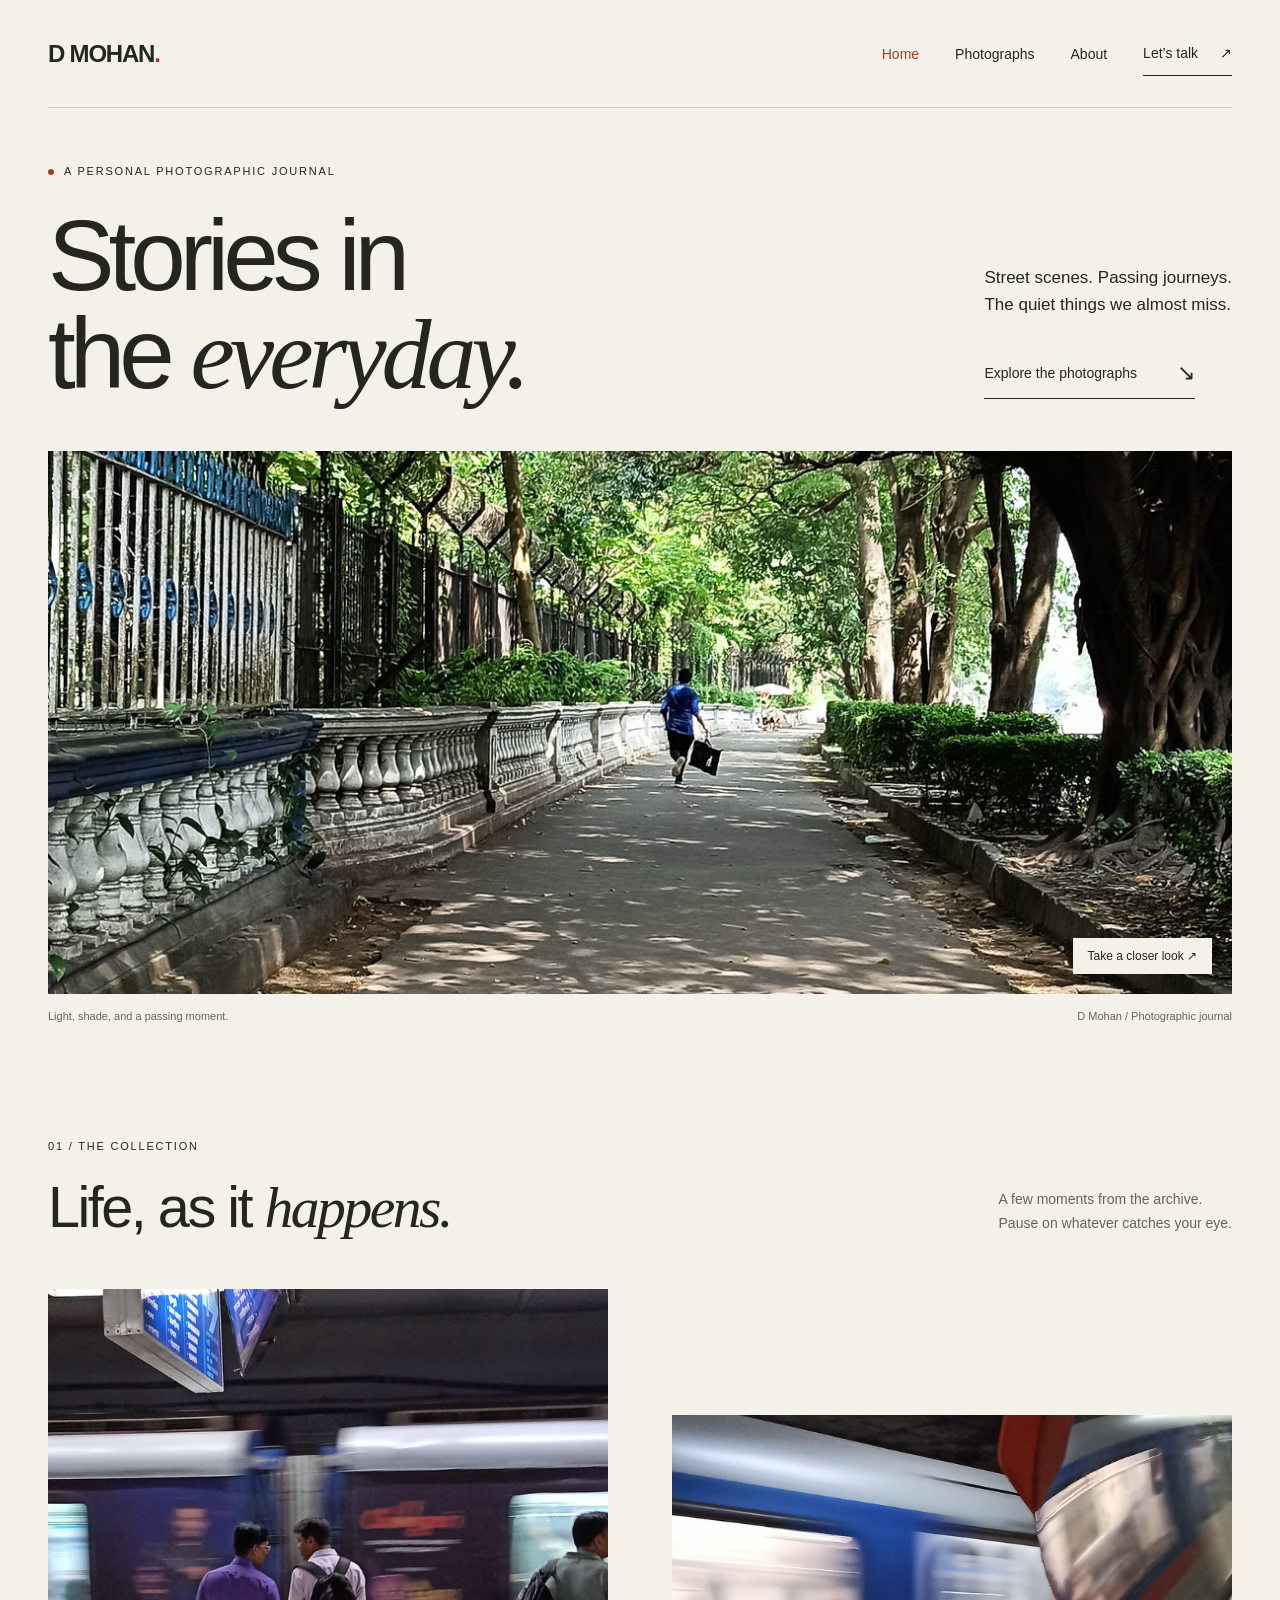
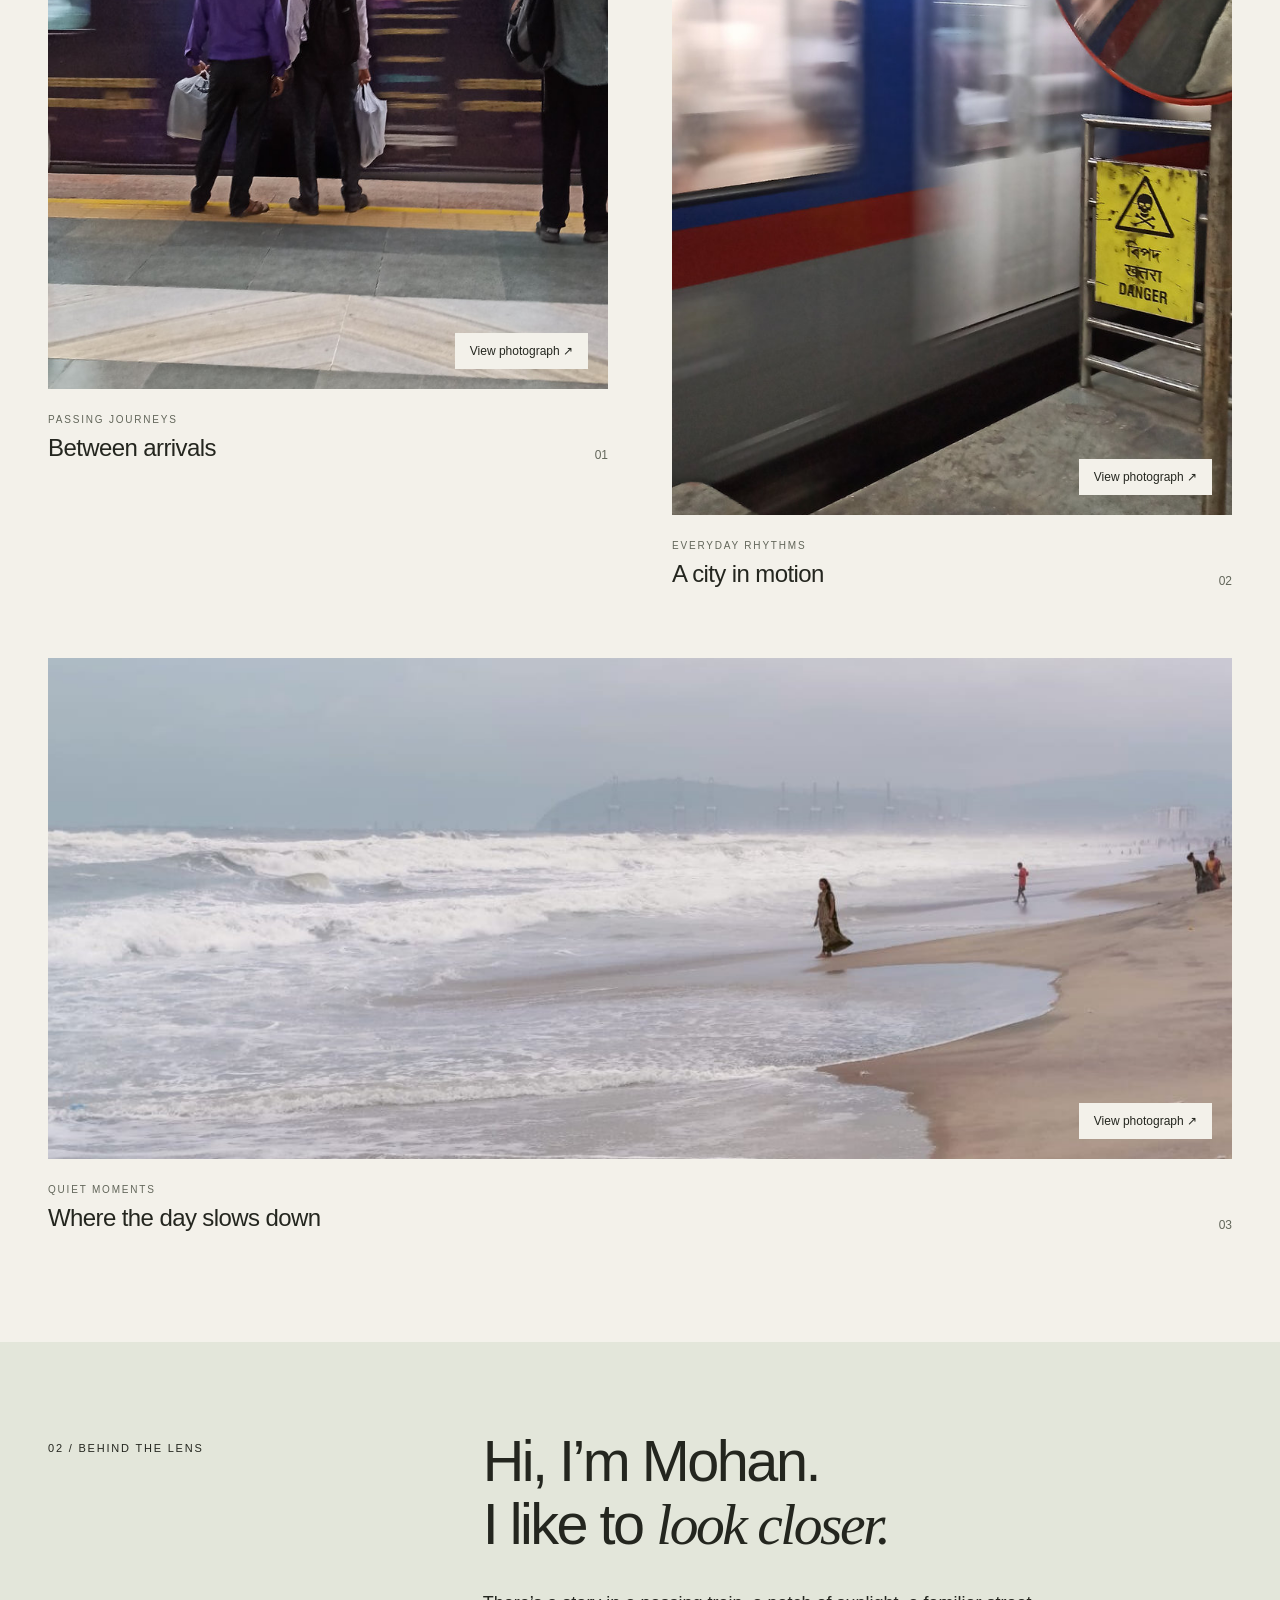
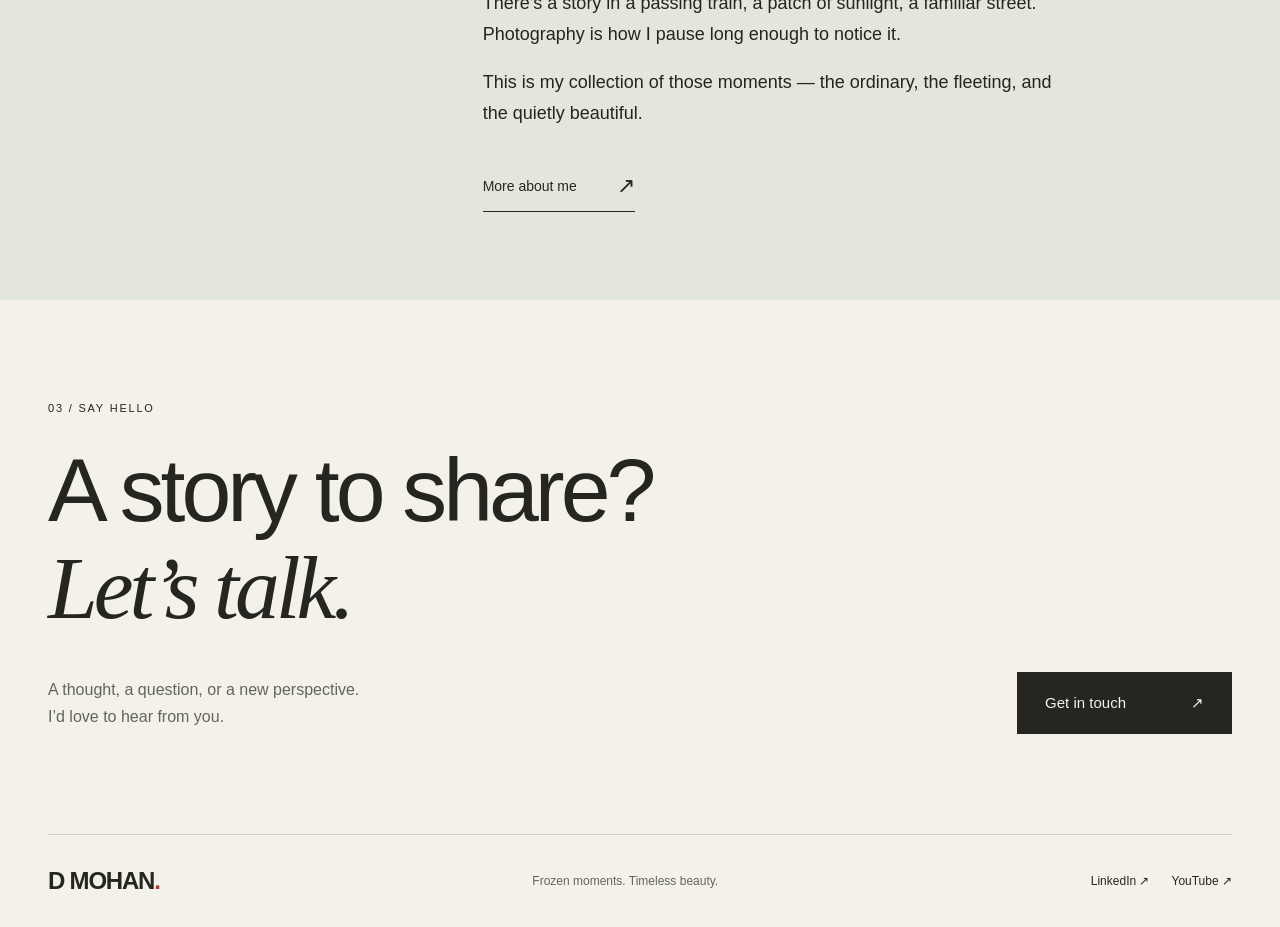
<file: index.html>
<!doctype html>
<html lang="en">
<head>
  <meta charset="utf-8">
  <meta name="viewport" content="width=device-width, initial-scale=1">
  <title>D Mohan — Stories in the everyday</title>
  <meta name="description" content="Photographs by D Mohan. Explore street scenes, passing journeys, and quiet moments through a personal photographic journal.">
  <link rel="icon" href="assets/favicon.svg" type="image/svg+xml">
  <link rel="stylesheet" href="styles.css">
  <script src="script.js" defer></script>
</head>
<body>
  <a class="skip" href="#main">Skip to content</a>
  <header class="header wrap">
    <a class="wordmark" href="index.html" aria-label="D Mohan home">D MOHAN<span class="brand-dot">.</span></a>
    <nav aria-label="Main navigation">
      <a href="index.html" aria-current="page">Home</a>
      <a href="#photographs">Photographs</a>
      <a href="about.html">About</a>
      <a class="contact-link" href="contact.html">Let’s talk <span aria-hidden="true">↗</span></a>
    </nav>
  </header>
  <main id="main">
    <section class="hero wrap" aria-labelledby="hero-title">
      <div class="eyebrow"><span class="small-dot" aria-hidden="true"></span> A personal photographic journal</div>
      <div class="hero-heading">
        <h1 id="hero-title">Stories in<br>the <em>everyday.</em></h1>
        <div class="hero-intro"><p>Street scenes. Passing journeys.<br>The quiet things we almost miss.</p><a class="text-link" href="#photographs">Explore the photographs <span aria-hidden="true">↘</span></a></div>
      </div>
      <figure class="hero-photo">
        <a href="assets/photograph-03.jpg" class="photo-open" data-caption="Light, shade, and a passing moment." aria-label="Open photograph of a person walking along a tree-lined path">
          <img src="assets/photograph-03.jpg" width="1200" height="1198" fetchpriority="high" alt="A person walks down a sunlit path beneath a canopy of trees, beside an iron fence.">
          <span class="image-action" aria-hidden="true">Take a closer look ↗</span>
        </a>
        <figcaption><span>Light, shade, and a passing moment.</span><span>D Mohan / Photographic journal</span></figcaption>
      </figure>
    </section>
    <section id="photographs" class="work wrap" aria-labelledby="work-title">
      <div class="section-top"><div><p class="eyebrow">01 / The collection</p><h2 id="work-title">Life, as it <em>happens.</em></h2></div><p class="section-note">A few moments from the archive.<br>Pause on whatever catches your eye.</p></div>
      <div class="photo-grid">
        <figure>
          <a href="assets/photograph-01.jpg" class="photo-open" data-caption="Between arrivals — a moment on the platform." aria-label="Open photograph of commuters beside a moving train">
            <img src="assets/photograph-01.jpg" width="739" height="1599" loading="lazy" alt="Commuters stand on a station platform as a purple train passes behind them."><span class="image-action" aria-hidden="true">View photograph ↗</span>
          </a>
          <figcaption><div><span class="eyebrow">Passing journeys</span><h3>Between arrivals</h3></div><span class="photo-number">01</span></figcaption>
        </figure>
        <figure class="offset-photo">
          <a href="assets/photograph-02.jpg" class="photo-open" data-caption="A city in motion — a passing train reflected in a platform mirror." aria-label="Open photograph of a moving train and a platform mirror">
            <img src="assets/photograph-02.jpg" width="739" height="1599" loading="lazy" alt="A moving blue train is reflected in a red-rimmed convex mirror on a station platform."><span class="image-action" aria-hidden="true">View photograph ↗</span>
          </a>
          <figcaption><div><span class="eyebrow">Everyday rhythms</span><h3>A city in motion</h3></div><span class="photo-number">02</span></figcaption>
        </figure>
        <figure class="wide-photo">
          <a href="assets/photograph-04.jpg" class="photo-open" data-caption="Where the day slows down — people at the edge of the sea." aria-label="Open photograph of people walking beside the sea">
            <img src="assets/photograph-04.jpg" width="1280" height="542" loading="lazy" alt="People walk along a broad sandy beach as waves roll in under a hazy sky."><span class="image-action" aria-hidden="true">View photograph ↗</span>
          </a>
          <figcaption><div><span class="eyebrow">Quiet moments</span><h3>Where the day slows down</h3></div><span class="photo-number">03</span></figcaption>
        </figure>
      </div>
    </section>
    <section id="about" class="about" aria-labelledby="about-title">
      <div class="about-inner wrap"><p class="eyebrow">02 / Behind the lens</p><div><h2 id="about-title">Hi, I’m Mohan.<br>I like to <em>look closer.</em></h2><p>There’s a story in a passing train, a patch of sunlight, a familiar street. Photography is how I pause long enough to notice it.</p><p>This is my collection of those moments — the ordinary, the fleeting, and the quietly beautiful.</p><a class="text-link" href="about.html">More about me <span aria-hidden="true">↗</span></a></div></div>
    </section>
    <section id="contact" class="contact wrap" aria-labelledby="contact-title">
      <p class="eyebrow">03 / Say hello</p><h2 id="contact-title">A story to share?<br><em>Let’s talk.</em></h2>
      <div class="contact-bottom"><p>A thought, a question, or a new perspective.<br>I’d love to hear from you.</p><a class="contact-button" href="contact.html">Get in touch <span aria-hidden="true">↗</span></a></div>
    </section>
  </main>
  <footer class="footer wrap"><a class="wordmark" href="index.html" aria-label="D Mohan home">D MOHAN<span class="brand-dot">.</span></a><p>Frozen moments. Timeless beauty.</p><div><a href="https://www.linkedin.com/in/d-mohan-815302239/">LinkedIn ↗</a><a href="https://youtube.com/channel/UCLyGfTjC3rRcJ2T_luexmPA">YouTube ↗</a></div></footer>
  <dialog class="lightbox" aria-label="Photograph viewer"><button class="close-viewer" type="button" aria-label="Close photograph viewer">Close ×</button><figure><img alt=""><figcaption></figcaption></figure></dialog>
</body>
</html>
</file>
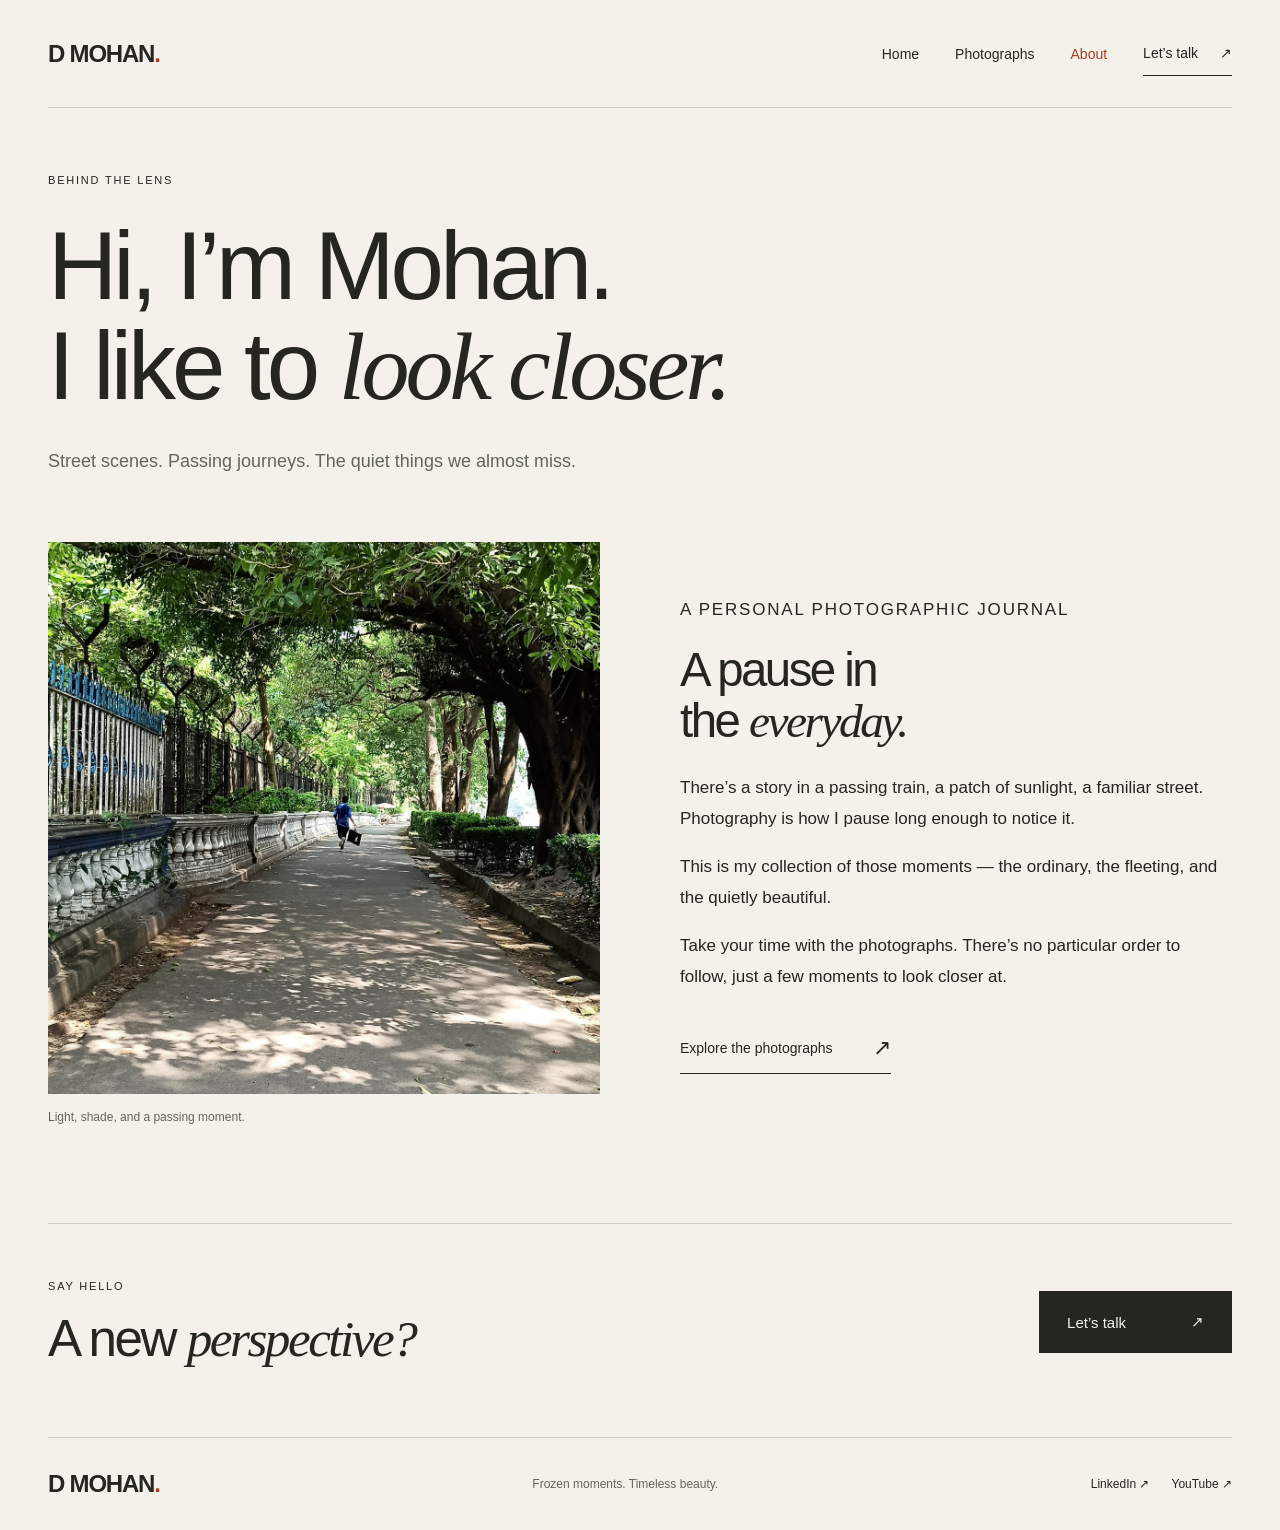
<file: about.html>
<!doctype html>
<html lang="en">
<head>
  <meta charset="utf-8">
  <meta name="viewport" content="width=device-width, initial-scale=1">
  <title>About — D Mohan</title>
  <meta name="description" content="Meet Mohan, the person behind a photographic journal of street scenes, passing journeys, and quiet moments.">
  <link rel="icon" href="assets/favicon.svg" type="image/svg+xml">
  <link rel="stylesheet" href="styles.css">
</head>
<body>
  <a class="skip" href="#main">Skip to content</a>
  <header class="header wrap">
    <a class="wordmark" href="index.html" aria-label="D Mohan home">D MOHAN<span class="brand-dot">.</span></a>
    <nav aria-label="Main navigation">
      <a href="index.html">Home</a>
      <a href="index.html#photographs">Photographs</a>
      <a href="about.html" aria-current="page">About</a>
      <a class="contact-link" href="contact.html">Let’s talk <span aria-hidden="true">↗</span></a>
    </nav>
  </header>
  <main id="main">
    <section class="page-intro wrap" aria-labelledby="about-title">
      <p class="eyebrow">Behind the lens</p>
      <h1 id="about-title">Hi, I’m Mohan.<br>I like to <em>look closer.</em></h1>
      <p class="page-lead">Street scenes. Passing journeys. The quiet things we almost miss.</p>
    </section>
    <section class="story-layout wrap" aria-labelledby="story-title">
      <figure class="story-photo">
        <img src="assets/photograph-03.jpg" width="1200" height="1198" alt="A person walks down a sunlit path beneath a canopy of trees, beside an iron fence.">
        <figcaption>Light, shade, and a passing moment.</figcaption>
      </figure>
      <div class="story-copy">
        <p class="eyebrow">A personal photographic journal</p>
        <h2 id="story-title">A pause in<br>the <em>everyday.</em></h2>
        <p>There’s a story in a passing train, a patch of sunlight, a familiar street. Photography is how I pause long enough to notice it.</p>
        <p>This is my collection of those moments — the ordinary, the fleeting, and the quietly beautiful.</p>
        <p>Take your time with the photographs. There’s no particular order to follow, just a few moments to look closer at.</p>
        <a class="text-link" href="index.html#photographs">Explore the photographs <span aria-hidden="true">↗</span></a>
      </div>
    </section>
    <section class="page-cta wrap" aria-labelledby="hello-title">
      <div><p class="eyebrow">Say hello</p><h2 id="hello-title">A new <em>perspective?</em></h2></div>
      <a class="contact-button" href="contact.html">Let’s talk <span aria-hidden="true">↗</span></a>
    </section>
  </main>
  <footer class="footer wrap">
    <a class="wordmark" href="index.html">D MOHAN<span class="brand-dot">.</span></a>
    <p>Frozen moments. Timeless beauty.</p>
    <div><a href="https://www.linkedin.com/in/d-mohan-815302239/">LinkedIn ↗</a><a href="https://youtube.com/channel/UCLyGfTjC3rRcJ2T_luexmPA">YouTube ↗</a></div>
  </footer>
</body>
</html>
</file>
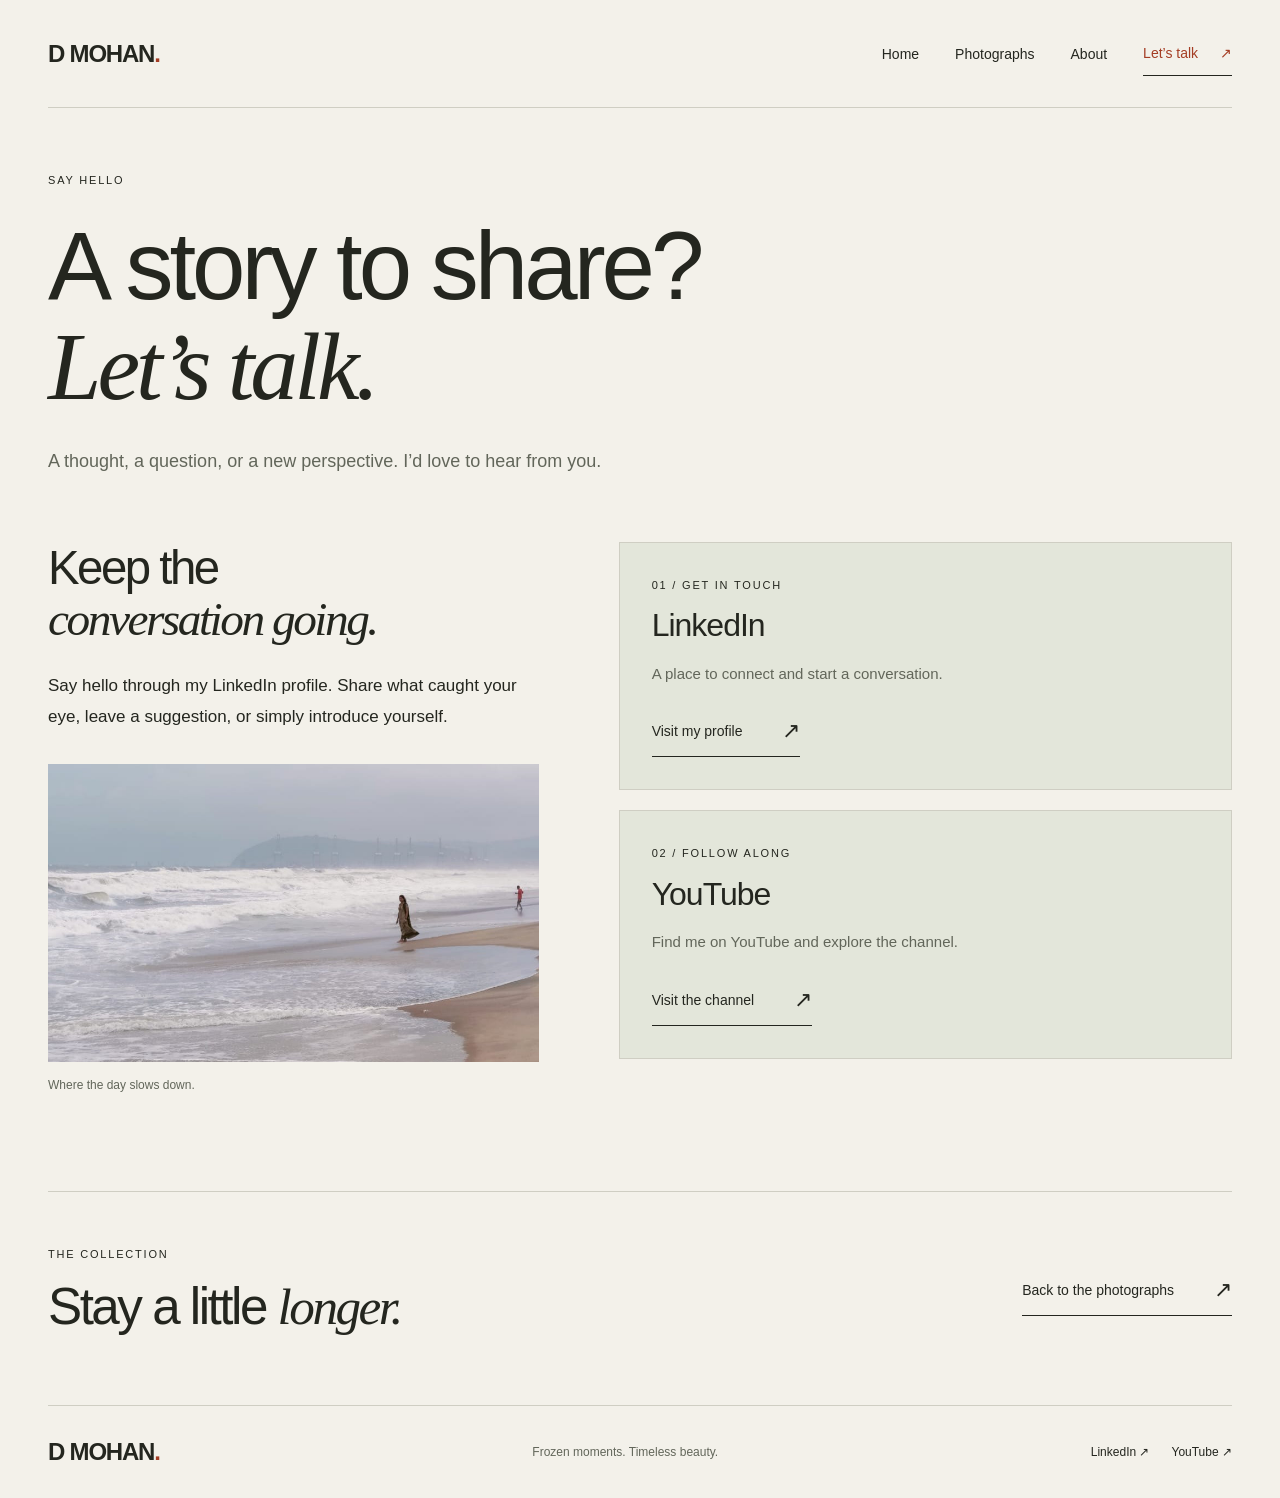
<file: contact.html>
<!doctype html>
<html lang="en">
<head>
  <meta charset="utf-8">
  <meta name="viewport" content="width=device-width, initial-scale=1">
  <title>Contact — D Mohan</title>
  <meta name="description" content="Get in touch with D Mohan on LinkedIn, or explore the YouTube channel.">
  <link rel="icon" href="assets/favicon.svg" type="image/svg+xml">
  <link rel="stylesheet" href="styles.css">
</head>
<body>
  <a class="skip" href="#main">Skip to content</a>
  <header class="header wrap">
    <a class="wordmark" href="index.html" aria-label="D Mohan home">D MOHAN<span class="brand-dot">.</span></a>
    <nav aria-label="Main navigation">
      <a href="index.html">Home</a>
      <a href="index.html#photographs">Photographs</a>
      <a href="about.html">About</a>
      <a class="contact-link" href="contact.html" aria-current="page">Let’s talk <span aria-hidden="true">↗</span></a>
    </nav>
  </header>
  <main id="main">
    <section class="page-intro wrap" aria-labelledby="contact-title">
      <p class="eyebrow">Say hello</p>
      <h1 id="contact-title">A story to share?<br><em>Let’s talk.</em></h1>
      <p class="page-lead">A thought, a question, or a new perspective. I’d love to hear from you.</p>
    </section>
    <section class="contact-layout wrap" aria-labelledby="connect-title">
      <div class="contact-copy">
        <h2 id="connect-title">Keep the<br><em>conversation going.</em></h2>
        <p>Say hello through my LinkedIn profile. Share what caught your eye, leave a suggestion, or simply introduce yourself.</p>
        <figure class="story-photo">
          <img src="assets/photograph-04.jpg" width="1280" height="542" alt="People walk along a broad sandy beach as waves roll in under a hazy sky.">
          <figcaption>Where the day slows down.</figcaption>
        </figure>
      </div>
      <div class="contact-options">
        <a class="contact-card" href="https://www.linkedin.com/in/d-mohan-815302239/">
          <span class="eyebrow">01 / Get in touch</span>
          <h3>LinkedIn</h3>
          <p>A place to connect and start a conversation.</p>
          <span class="text-link">Visit my profile <span aria-hidden="true">↗</span></span>
        </a>
        <a class="contact-card" href="https://youtube.com/channel/UCLyGfTjC3rRcJ2T_luexmPA">
          <span class="eyebrow">02 / Follow along</span>
          <h3>YouTube</h3>
          <p>Find me on YouTube and explore the channel.</p>
          <span class="text-link">Visit the channel <span aria-hidden="true">↗</span></span>
        </a>
      </div>
    </section>
    <section class="page-cta wrap" aria-labelledby="collection-title">
      <div><p class="eyebrow">The collection</p><h2 id="collection-title">Stay a little <em>longer.</em></h2></div>
      <a class="text-link" href="index.html#photographs">Back to the photographs <span aria-hidden="true">↗</span></a>
    </section>
  </main>
  <footer class="footer wrap">
    <a class="wordmark" href="index.html">D MOHAN<span class="brand-dot">.</span></a>
    <p>Frozen moments. Timeless beauty.</p>
    <div><a href="https://www.linkedin.com/in/d-mohan-815302239/">LinkedIn ↗</a><a href="https://youtube.com/channel/UCLyGfTjC3rRcJ2T_luexmPA">YouTube ↗</a></div>
  </footer>
</body>
</html>
</file>
<file: styles.css>
:root{--paper:#f3f1ea;--ink:#24261f;--muted:#62665a;--line:#cfcec3;--accent:#a43d24;--sage:#e3e6da;color-scheme:light;font-family:Arial,Helvetica,sans-serif;color:var(--ink);background:var(--paper)}
*{box-sizing:border-box}html{scroll-behavior:smooth;scroll-padding-top:24px}body{margin:0}a{color:inherit;text-decoration:none}button{font:inherit}img{display:block;width:100%;height:auto}figure,p,h1,h2,h3{margin:0}a:focus-visible,button:focus-visible{outline:3px solid var(--accent);outline-offset:6px}.wrap{width:min(1320px,calc(100% - 96px));margin-inline:auto}.skip{position:absolute;left:12px;top:-100px;padding:14px;background:var(--ink);color:var(--paper);z-index:10}.skip:focus{top:12px}.header{min-height:108px;display:flex;align-items:center;justify-content:space-between;gap:24px;border-bottom:1px solid var(--line)}.wordmark{font-size:24px;font-weight:700;letter-spacing:-1.2px;white-space:nowrap}.brand-dot{color:var(--accent)}nav{display:flex;align-items:center;gap:36px;font-size:14px}nav a{padding-block:14px}.contact-link{border-bottom:1px solid var(--ink)}.contact-link span{margin-left:18px}.eyebrow{font-size:11px;letter-spacing:1.8px;text-transform:uppercase;line-height:1.6}.hero{padding-top:55px}.hero>.eyebrow{display:flex;align-items:center;gap:10px}.small-dot{width:6px;height:6px;border-radius:50%;background:var(--accent)}.hero-heading{display:grid;grid-template-columns:1.7fr 1fr;align-items:end;gap:44px;margin:26px 0 46px}h1{font-size:clamp(64px,7.8vw,112px);font-weight:400;letter-spacing:-6px;line-height:.99}em{font-family:Georgia,'Times New Roman',serif;font-weight:400}h1 em{letter-spacing:-5px}.hero-intro{padding-bottom:6px;justify-self:end}.hero-intro p{font-size:17px;line-height:1.6;margin-bottom:30px}.text-link{display:inline-flex;align-items:center;justify-content:space-between;gap:40px;border-bottom:1px solid var(--ink);padding:12px 0;font-size:14px}.text-link span{font-size:22px}.hero-photo .photo-open{aspect-ratio:2.18}.hero-photo img{height:100%;object-fit:cover;object-position:50% 51%}.photo-open{position:relative;display:block;overflow:hidden;background:var(--sage)}.photo-open img{transition:transform .6s ease}.photo-open:hover img{transform:scale(1.025)}.image-action{position:absolute;right:20px;bottom:20px;padding:11px 15px;background:var(--paper);color:var(--ink);font-size:12px}.hero-photo figcaption{display:flex;justify-content:space-between;gap:20px;margin-top:14px;font-size:11px;color:var(--muted);line-height:1.6}.work{padding-top:112px;padding-bottom:110px}.section-top{display:flex;justify-content:space-between;align-items:end;gap:32px;margin-bottom:50px}.section-top .eyebrow{margin-bottom:20px}h2{font-weight:400;letter-spacing:-2.5px;font-size:clamp(40px,4.5vw,64px);line-height:1.08}.section-note{font-size:14px;line-height:1.7;color:var(--muted);padding-bottom:3px}.photo-grid{display:grid;grid-template-columns:1fr 1fr;gap:70px 64px}.photo-grid .photo-open{aspect-ratio:4/5}.photo-grid img{height:100%;object-fit:cover;object-position:center 51%}.offset-photo{margin-top:126px}.photo-grid figcaption{display:flex;justify-content:space-between;align-items:end;gap:16px;margin-top:20px}.photo-grid .eyebrow{color:var(--muted);font-size:10px}h3{font-size:24px;font-weight:400;letter-spacing:-.6px;margin-top:6px}.photo-number{font-size:12px;color:var(--muted)}.wide-photo{grid-column:1/-1}.photo-grid .wide-photo .photo-open{aspect-ratio:2.36}.about{background:var(--sage);padding:88px 0}.about-inner{display:grid;grid-template-columns:1fr 2fr;gap:60px}.about-inner>.eyebrow{padding-top:10px}.about h2{margin-bottom:32px}.about p:not(.eyebrow){font-size:18px;line-height:1.75;max-width:570px;margin-bottom:16px}.about .text-link{margin-top:15px}.contact{padding-block:100px}.contact>.eyebrow{margin-bottom:25px}.contact h2{font-size:clamp(56px,7vw,96px);letter-spacing:-4px}.contact-bottom{display:flex;align-items:center;justify-content:space-between;gap:30px;margin-top:35px}.contact-bottom p{font-size:16px;line-height:1.7;color:var(--muted)}.contact-button{padding:22px 28px;background:var(--ink);color:var(--paper);display:flex;gap:65px;align-items:center;font-size:15px}.contact-button:hover{background:var(--accent)}.footer{border-top:1px solid var(--line);padding-block:32px;display:flex;justify-content:space-between;align-items:center;gap:24px}.footer p{font-size:12px;color:var(--muted)}.footer>div{display:flex;gap:22px;font-size:12px}.lightbox{border:0;background:#191b17;color:var(--paper);padding:64px 24px 24px;max-width:96vw;width:min(1200px,96vw);max-height:94dvh}.lightbox::backdrop{background:#12140fea}.lightbox figure{margin:0}.lightbox img{width:100%;height:min(72dvh,900px);object-fit:contain}.lightbox figcaption{text-align:center;margin-top:18px;font-size:14px;line-height:1.5}.close-viewer{position:absolute;right:20px;top:14px;border:1px solid #929487;background:transparent;color:inherit;padding:10px 16px;cursor:pointer}body.viewer-open{overflow:hidden}
@media(min-width:1500px){.hero-heading{margin-bottom:56px}.hero-photo .photo-open{aspect-ratio:2.35}}
@media(max-width:900px){.wrap{width:calc(100% - 48px)}.hero-heading{grid-template-columns:1fr 1fr;gap:24px}h1{font-size:70px;letter-spacing:-4px}h1 em{letter-spacing:-4px}.hero-intro p{font-size:15px}.photo-grid{gap:45px 32px}.offset-photo{margin-top:85px}.about-inner{grid-template-columns:1fr 2fr;gap:32px}.footer{flex-wrap:wrap}.section-note{max-width:220px}}
@media(max-width:600px){.wrap{width:calc(100% - 36px)}.header{min-height:86px;flex-wrap:wrap;gap:4px;padding-block:18px}.wordmark{font-size:21px}nav{gap:20px;font-size:12px}.contact-link span{margin-left:6px}.hero{padding-top:34px}.hero-heading{grid-template-columns:1fr;margin-top:22px;margin-bottom:28px;gap:25px}h1{font-size:clamp(56px,13vw,78px);letter-spacing:-3px}h1 em{letter-spacing:-3px}.hero-intro{justify-self:start}.hero-intro p{margin-bottom:8px}.hero-photo .photo-open{aspect-ratio:4/5}.hero-photo img{object-position:52% center}.image-action{right:12px;bottom:12px}.hero-photo figcaption{font-size:10px}.hero-photo figcaption span:last-child{text-align:right;max-width:130px}.work{padding-block:68px}.section-top{display:block;margin-bottom:28px}.section-note{margin-top:18px;max-width:none}h2{font-size:40px;letter-spacing:-1.8px}.photo-grid{grid-template-columns:1fr;gap:36px}.offset-photo{margin-top:0}.photo-grid .photo-open{aspect-ratio:4/5}.photo-grid .wide-photo .photo-open{aspect-ratio:1.45}.photo-grid figcaption{margin-top:14px}h3{font-size:23px}.about{padding-block:54px}.about-inner{grid-template-columns:1fr;gap:22px}.about p:not(.eyebrow){font-size:16px}.about h2{margin-bottom:24px}.contact{padding-block:66px}.contact h2{font-size:58px;letter-spacing:-2.7px}.contact-bottom{align-items:start;flex-direction:column;gap:24px}.contact-button{min-height:56px}.footer{display:grid;grid-template-columns:1fr;gap:18px;padding-block:26px}.lightbox{padding-inline:12px}.lightbox img{height:65dvh}}
@media(max-width:370px){.header{align-items:start;flex-direction:column}nav{width:100%;justify-content:space-between}.contact h2{font-size:51px}}
@media(prefers-reduced-motion:reduce){html{scroll-behavior:auto}.photo-open img{transition:none}}

/* Shared styles for the standalone About and Contact pages. */
nav a[aria-current="page"]{color:var(--accent)}
nav a:hover,.footer a:hover{color:var(--accent)}
.page-intro{padding-top:64px;padding-bottom:64px}
.page-intro h1{margin-top:26px;font-size:clamp(64px,7.5vw,104px);letter-spacing:-4px;line-height:1.05}
.page-intro h1 em{letter-spacing:inherit}
.page-lead{max-width:620px;margin-top:28px;font-size:18px;line-height:1.75;color:var(--muted)}
.story-layout{display:grid;grid-template-columns:1fr 1fr;gap:80px;align-items:center;padding-bottom:96px}
.story-photo{min-width:0}
.story-photo img{aspect-ratio:1;object-fit:cover}
.story-photo figcaption{margin-top:14px;color:var(--muted);font-size:12px;line-height:1.6}
.story-copy h2,.contact-copy h2{font-size:clamp(36px,3.7vw,52px);margin-bottom:26px}
.story-copy p,.contact-copy p{font-size:17px;line-height:1.8;max-width:570px;margin-bottom:18px}
.story-copy .text-link{margin-top:12px}
.page-cta{padding-block:54px 70px;border-top:1px solid var(--line);display:flex;align-items:center;justify-content:space-between;gap:32px}
.page-cta h2{font-size:clamp(36px,4vw,52px)}
.page-cta .eyebrow{margin-bottom:16px}
.contact-layout{display:grid;grid-template-columns:1fr 1.25fr;gap:80px;align-items:start;padding-bottom:96px}
.contact-options{display:grid;gap:20px;min-width:0}
.contact-card{display:block;padding:32px;border:1px solid var(--line);background:var(--sage)}
.contact-card h2,.contact-card h3{margin-top:12px;margin-bottom:16px;font-size:32px;line-height:1.2;letter-spacing:-1px;overflow-wrap:anywhere}
.contact-card p{font-size:15px;line-height:1.7;color:var(--muted)}
.contact-card .text-link{margin-top:20px}
.contact-card:hover{border-color:var(--accent)}
.contact-card:hover .text-link{color:var(--accent);border-color:var(--accent)}
.contact-copy .story-photo{margin-top:32px}
.contact-copy .story-photo img{aspect-ratio:1.65}
@media(max-width:900px){
  .story-layout,.contact-layout{gap:36px}
  .contact-card{padding:26px}
}
@media(max-width:600px){
  .header nav{width:100%;justify-content:space-between;gap:12px}
  .page-intro{padding-block:40px}
  .page-intro h1{font-size:clamp(48px,12vw,70px);letter-spacing:-2.8px}
  .page-lead{font-size:16px;margin-top:22px}
  .story-layout,.contact-layout{grid-template-columns:1fr;gap:32px;padding-bottom:58px}
  .story-copy p,.contact-copy p{font-size:16px}
  .page-cta{flex-direction:column;align-items:start;padding-block:38px 50px}
  .contact-card{padding:26px}
  .contact-card h2,.contact-card h3{font-size:28px}
}
</file>
